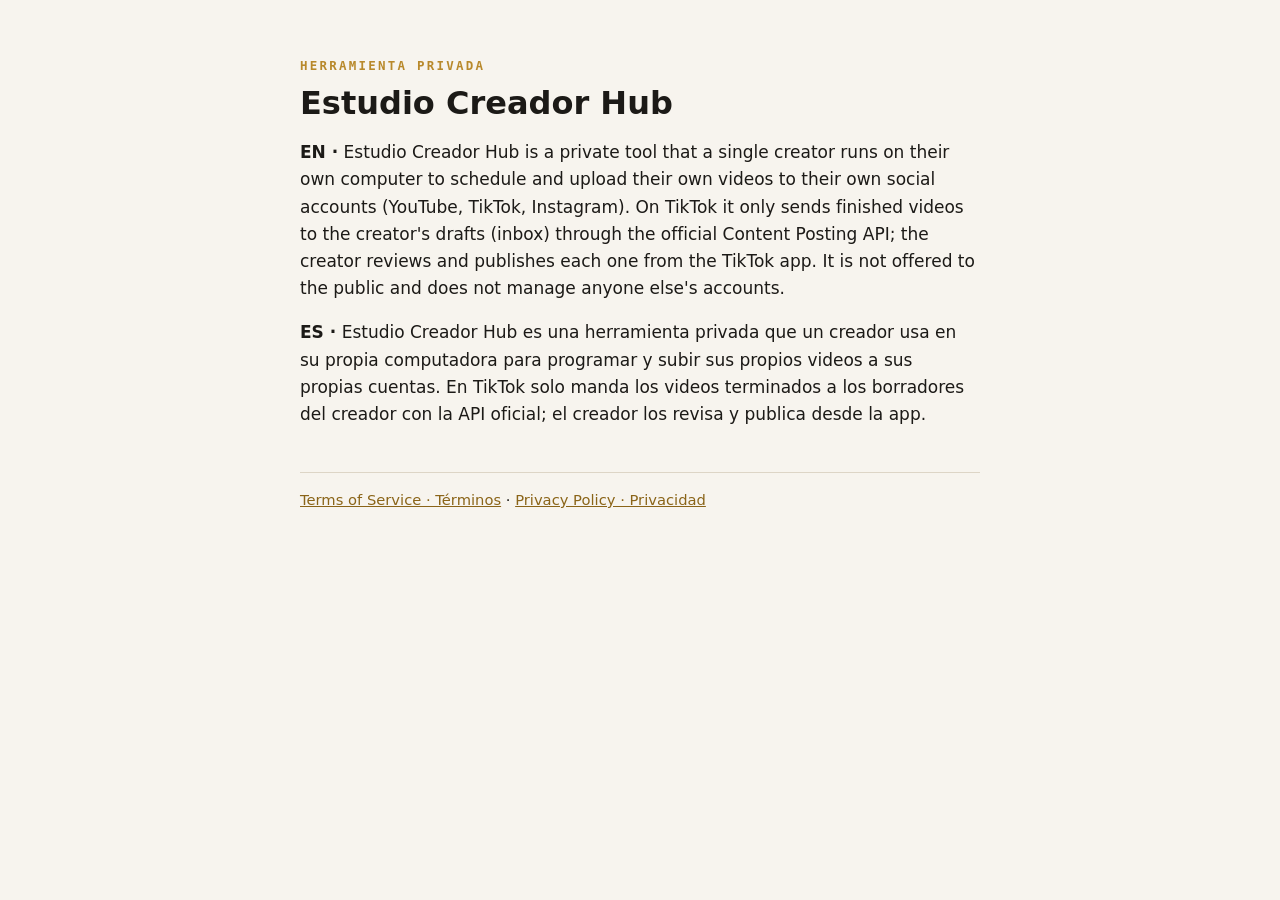
<file: index.html>
<!doctype html>
<html lang="es">
<head><meta charset="utf-8"><meta name="viewport" content="width=device-width,initial-scale=1"><title>Estudio Creador Hub</title><link rel="stylesheet" href="estilo.css"></head>
<body><main>
<p class="kicker">Herramienta privada</p>
<h1>Estudio Creador Hub</h1>
<p><strong>EN ·</strong> Estudio Creador Hub is a private tool that a single creator runs on their own computer to schedule and upload their own videos to their own social accounts (YouTube, TikTok, Instagram). On TikTok it only sends finished videos to the creator's drafts (inbox) through the official Content Posting API; the creator reviews and publishes each one from the TikTok app. It is not offered to the public and does not manage anyone else's accounts.</p>
<p><strong>ES ·</strong> Estudio Creador Hub es una herramienta privada que un creador usa en su propia computadora para programar y subir sus propios videos a sus propias cuentas. En TikTok solo manda los videos terminados a los borradores del creador con la API oficial; el creador los revisa y publica desde la app.</p>
<nav><a href="terminos.html">Terms of Service · Términos</a> · <a href="privacidad.html">Privacy Policy · Privacidad</a></nav>
</main></body>
</html>
</file>
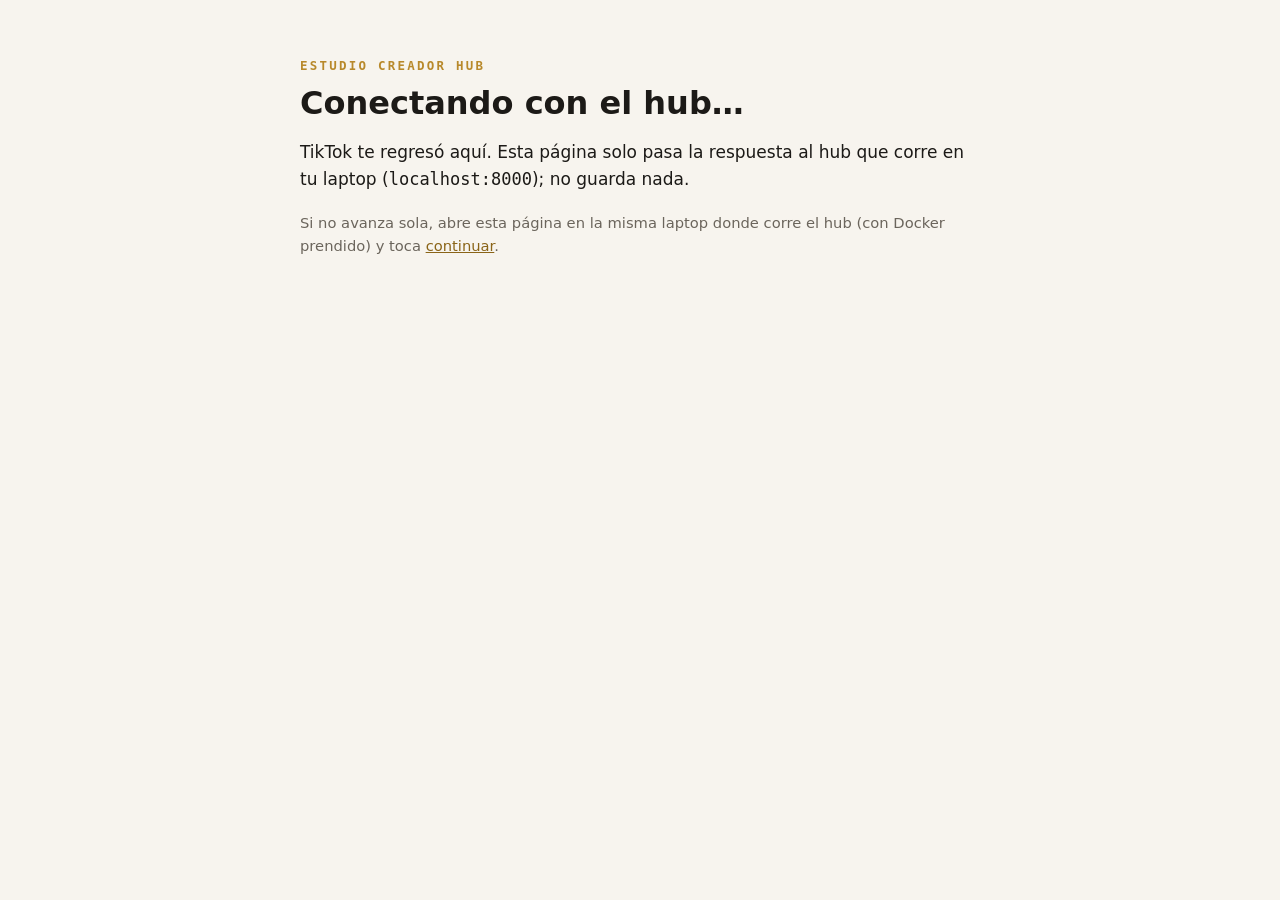
<file: callback.html>
<!doctype html>
<html lang="es">
<head><meta charset="utf-8"><meta name="viewport" content="width=device-width,initial-scale=1"><meta name="robots" content="noindex"><title>Conectando TikTok</title><link rel="stylesheet" href="../estilo.css"></head>
<body><main>
<p class="kicker">Estudio Creador Hub</p>
<h1>Conectando con el hub…</h1>
<p>TikTok te regresó aquí. Esta página solo pasa la respuesta al hub que corre en tu laptop (<code>localhost:8000</code>); no guarda nada.</p>
<p class="nota">Si no avanza sola, abre esta página en la misma laptop donde corre el hub (con Docker prendido) y toca <a id="ir" href="#">continuar</a>.</p>
<script>
// Pasa ?code=...&state=... tal cual al callback local del hub. El canje del
// código lo hace el hub con su client_secret; esta página nunca lo ve.
(function () {
  var q = location.search || "";
  var u = "http://localhost:8000/api/v1/oauth/tiktok/callback" + q;
  document.getElementById("ir").href = u;
  if (q.indexOf("code=") > -1 || q.indexOf("error=") > -1) location.replace(u);
})();
</script>
</main></body>
</html>
</file>
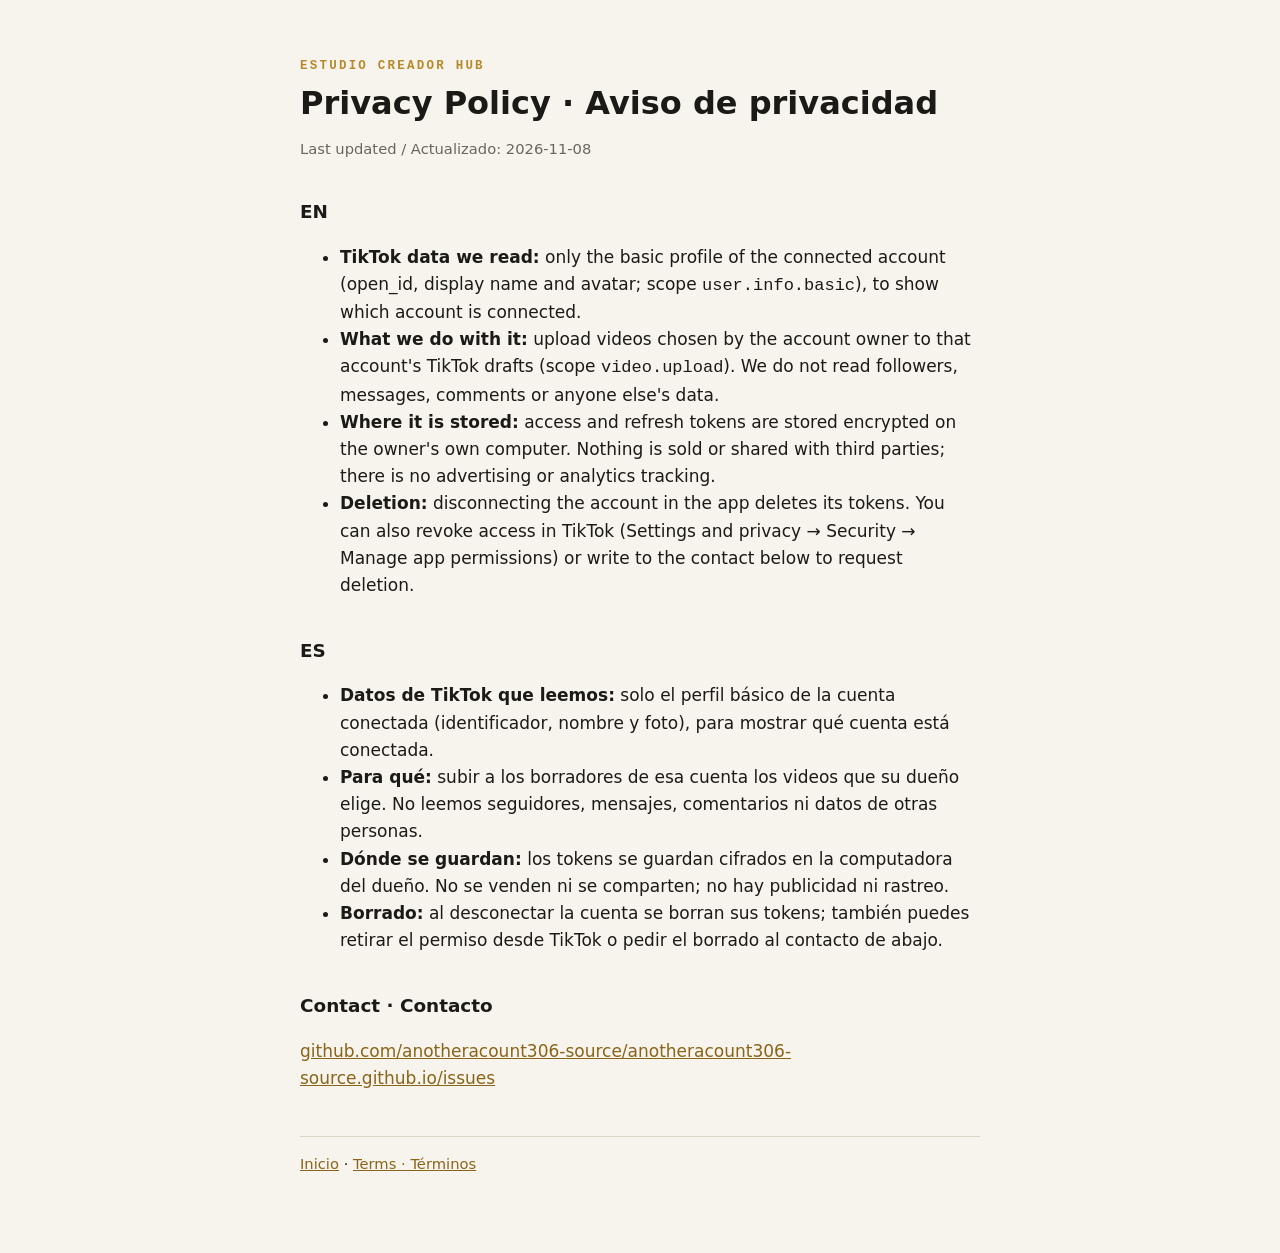
<file: privacidad.html>
<!doctype html>
<html lang="es">
<head><meta charset="utf-8"><meta name="viewport" content="width=device-width,initial-scale=1"><title>Aviso de privacidad</title><link rel="stylesheet" href="estilo.css"></head>
<body><main>
<p class="kicker">Estudio Creador Hub</p>
<h1>Privacy Policy · Aviso de privacidad</h1>
<p class="nota">Last updated / Actualizado: 2026-11-08</p>
<h2>EN</h2>
<ul>
<li><strong>TikTok data we read:</strong> only the basic profile of the connected account (open_id, display name and avatar; scope <code>user.info.basic</code>), to show which account is connected.</li>
<li><strong>What we do with it:</strong> upload videos chosen by the account owner to that account's TikTok drafts (scope <code>video.upload</code>). We do not read followers, messages, comments or anyone else's data.</li>
<li><strong>Where it is stored:</strong> access and refresh tokens are stored encrypted on the owner's own computer. Nothing is sold or shared with third parties; there is no advertising or analytics tracking.</li>
<li><strong>Deletion:</strong> disconnecting the account in the app deletes its tokens. You can also revoke access in TikTok (Settings and privacy → Security → Manage app permissions) or write to the contact below to request deletion.</li>
</ul>
<h2>ES</h2>
<ul>
<li><strong>Datos de TikTok que leemos:</strong> solo el perfil básico de la cuenta conectada (identificador, nombre y foto), para mostrar qué cuenta está conectada.</li>
<li><strong>Para qué:</strong> subir a los borradores de esa cuenta los videos que su dueño elige. No leemos seguidores, mensajes, comentarios ni datos de otras personas.</li>
<li><strong>Dónde se guardan:</strong> los tokens se guardan cifrados en la computadora del dueño. No se venden ni se comparten; no hay publicidad ni rastreo.</li>
<li><strong>Borrado:</strong> al desconectar la cuenta se borran sus tokens; también puedes retirar el permiso desde TikTok o pedir el borrado al contacto de abajo.</li>
</ul>
<h2>Contact · Contacto</h2>
<p><a href="https://github.com/anotheracount306-source/anotheracount306-source.github.io/issues">github.com/anotheracount306-source/anotheracount306-source.github.io/issues</a></p>
<nav><a href="index.html">Inicio</a> · <a href="terminos.html">Terms · Términos</a></nav>
</main></body>
</html>
</file>
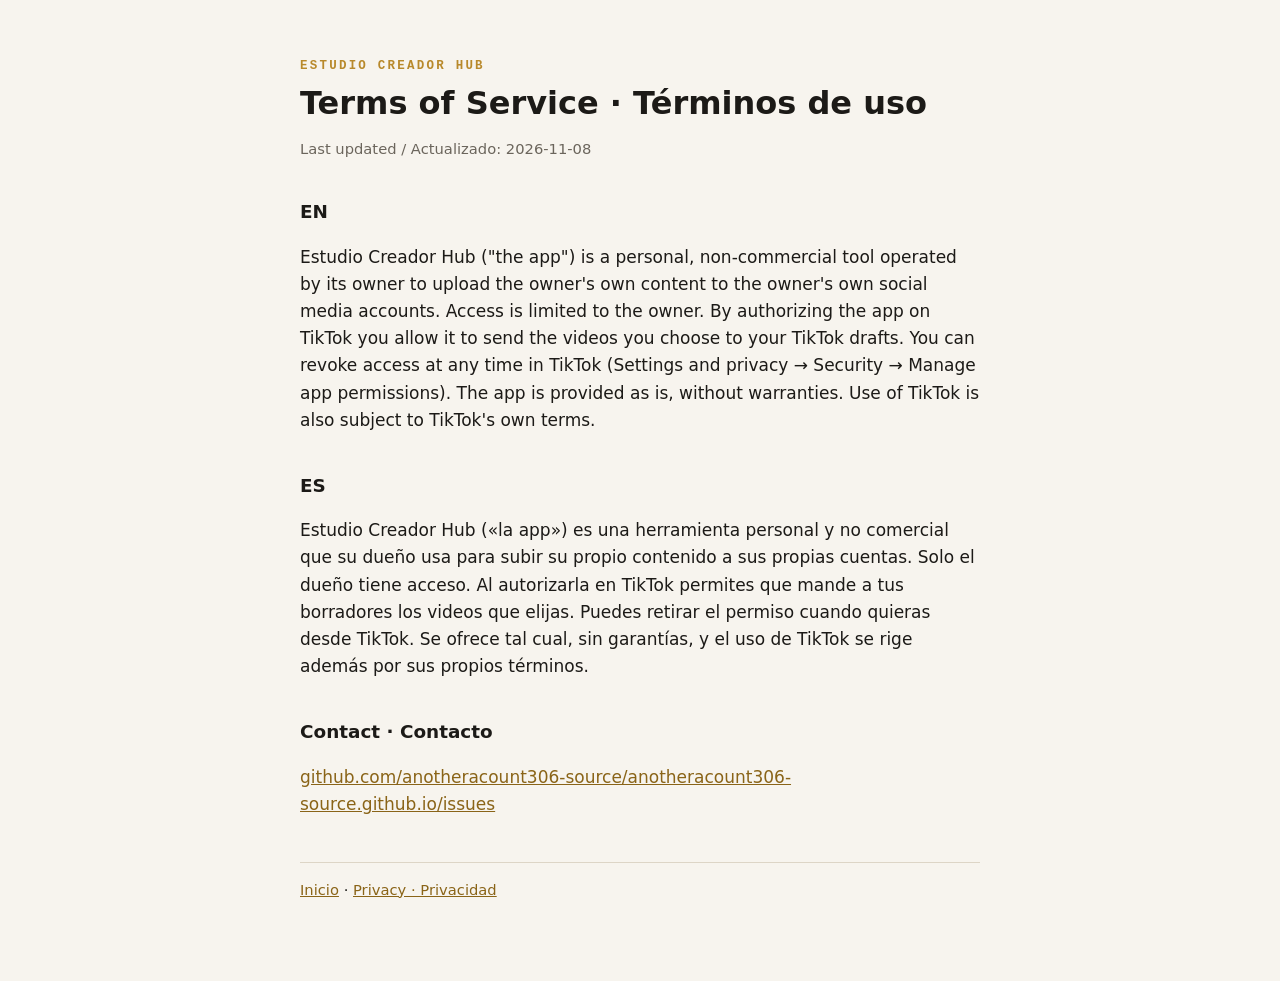
<file: terminos.html>
<!doctype html>
<html lang="es">
<head><meta charset="utf-8"><meta name="viewport" content="width=device-width,initial-scale=1"><title>Términos de uso</title><link rel="stylesheet" href="estilo.css"></head>
<body><main>
<p class="kicker">Estudio Creador Hub</p>
<h1>Terms of Service · Términos de uso</h1>
<p class="nota">Last updated / Actualizado: 2026-11-08</p>
<h2>EN</h2>
<p>Estudio Creador Hub ("the app") is a personal, non-commercial tool operated by its owner to upload the owner's own content to the owner's own social media accounts. Access is limited to the owner. By authorizing the app on TikTok you allow it to send the videos you choose to your TikTok drafts. You can revoke access at any time in TikTok (Settings and privacy → Security → Manage app permissions). The app is provided as is, without warranties. Use of TikTok is also subject to TikTok's own terms.</p>
<h2>ES</h2>
<p>Estudio Creador Hub («la app») es una herramienta personal y no comercial que su dueño usa para subir su propio contenido a sus propias cuentas. Solo el dueño tiene acceso. Al autorizarla en TikTok permites que mande a tus borradores los videos que elijas. Puedes retirar el permiso cuando quieras desde TikTok. Se ofrece tal cual, sin garantías, y el uso de TikTok se rige además por sus propios términos.</p>
<h2>Contact · Contacto</h2>
<p><a href="https://github.com/anotheracount306-source/anotheracount306-source.github.io/issues">github.com/anotheracount306-source/anotheracount306-source.github.io/issues</a></p>
<nav><a href="index.html">Inicio</a> · <a href="privacidad.html">Privacy · Privacidad</a></nav>
</main></body>
</html>
</file>
<file: estilo.css>
:root{--papel:#F7F4EE;--tinta:#1C1A17;--suave:#6B655C;--acento:#B8892B;--linea:#DDD5C6}
*{box-sizing:border-box}
body{margin:0;background:var(--papel);color:var(--tinta);font:17px/1.6 system-ui,-apple-system,"Segoe UI",sans-serif}
main{max-width:720px;margin:0 auto;padding:48px 20px 80px}
h1{font-size:2rem;line-height:1.15;margin:0 0 .4em}
h2{font-size:1.15rem;margin:2em 0 .4em}
.kicker{font:600 .78rem/1 ui-monospace,monospace;letter-spacing:.18em;text-transform:uppercase;color:var(--acento)}
.nota{color:var(--suave);font-size:.92rem}
nav{border-top:1px solid var(--linea);margin-top:3em;padding-top:1em;font-size:.92rem}
a{color:#8A6418}
</file>
